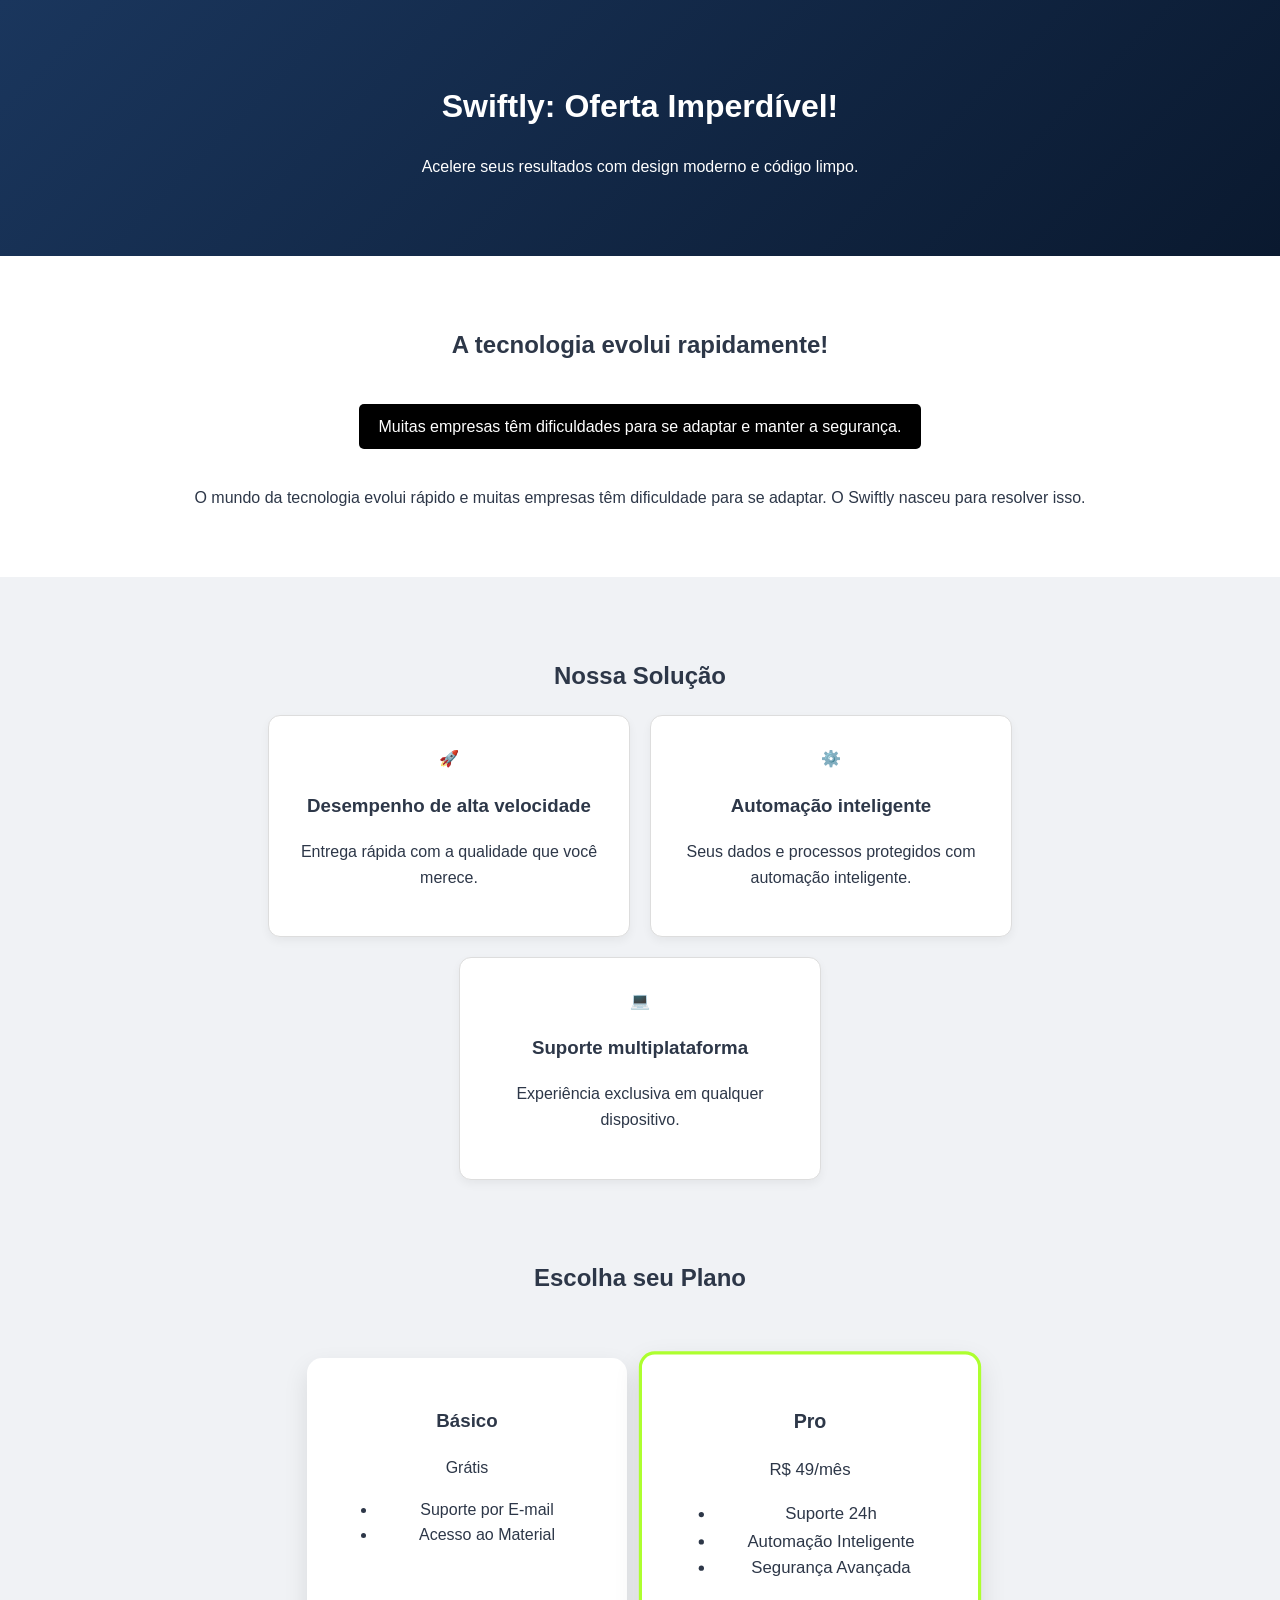
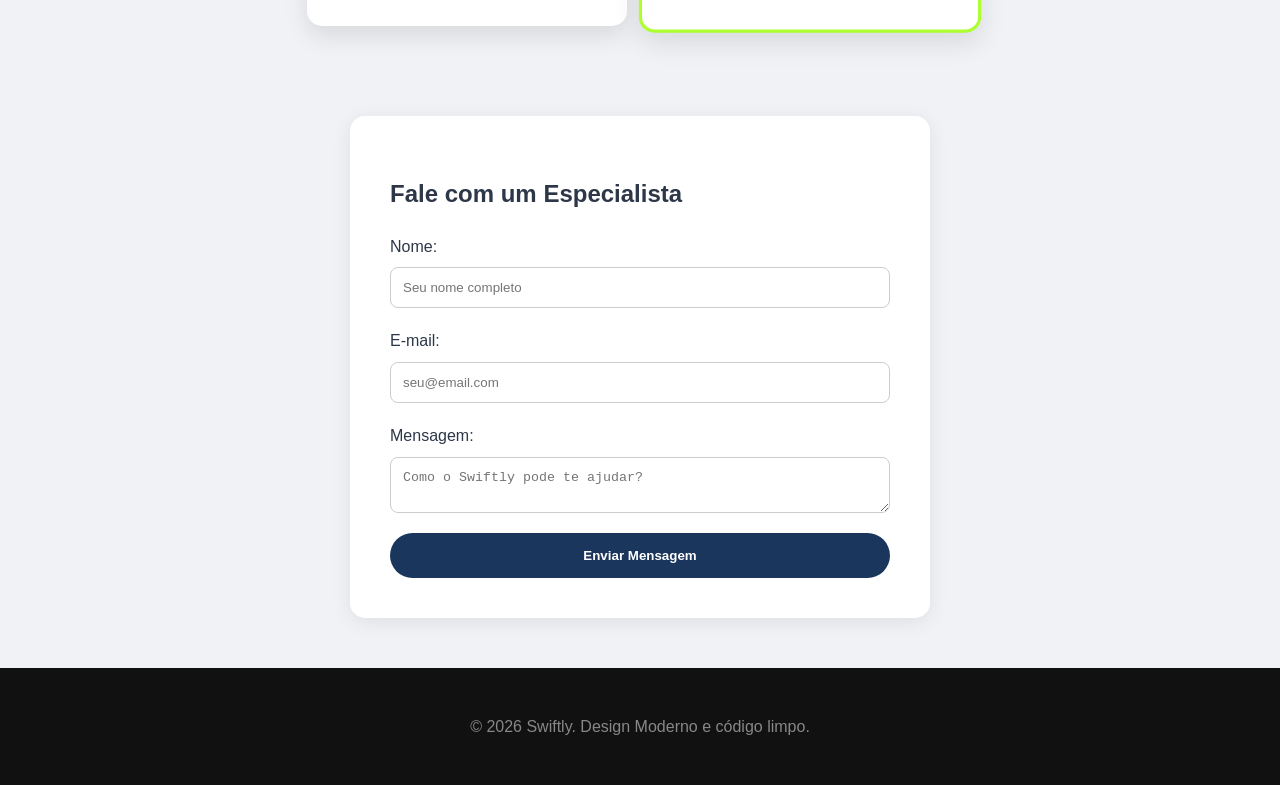
<file: index.html>
<!DOCTYPE html>
<html lang="pt-br">
<head>
    <meta charset="UTF-8">
    <meta name="viewport" content="width=device-width, initial-scale=1.0">
    <title>Swiftly - Performance e Segurança</title>
    <link rel="stylesheet" href="style.css">
</head>
<body>

    <header class="hero-header">
        <h1>Swiftly: Oferta Imperdível!</h1>
        <p>Acelere seus resultados com design moderno e código limpo.</p>
    </header>

    <main class="container">
        
        <section class="sobre-nos">
            <div class="texto-sobre">
                <h2>A tecnologia evolui rapidamente!</h2>
                <div class="destaque-problema">Muitas empresas têm dificuldades para se adaptar e manter a segurança.</div>
                <p>O mundo da tecnologia evolui rápido e muitas empresas têm dificuldade para se adaptar. O Swiftly nasceu para resolver isso.</p>
            </div>
        </section>

        <section class="services-section">
            <h2 id="titulo-main">Nossa Solução</h2>
            <div class="cards-grid">
                <article class="card">
                    <div class="card-icon">🚀</div>
                    <h3>Desempenho de alta velocidade</h3>
                    <p>Entrega rápida com a qualidade que você merece.</p>
                </article>

                <article class="card">
                    <div class="card-icon">⚙️</div>
                    <h3>Automação inteligente</h3>
                    <p>Seus dados e processos protegidos com automação inteligente.</p>
                </article>

                <article class="card">
                    <div class="card-icon">💻</div>
                    <h3>Suporte multiplataforma</h3>
                    <p>Experiência exclusiva em qualquer dispositivo.</p>
                </article>
            </div>
        </section>

        <section class="precos-section">
            <h2 style="text-align: center;">Escolha seu Plano</h2>
            <div class="precos-grid">
                <div class="tabela-preco">
                    <h3>Básico</h3>
                    <p class="valor">Grátis</p>
                    <ul>
                        <li>Suporte por E-mail</li>
                        <li>Acesso ao Material</li>
                    </ul>
                </div>
                <div class="tabela-preco destaque">
                    <h3>Pro</h3>
                    <p class="valor">R$ 49/mês</p>
                    <ul>
                        <li>Suporte 24h</li>
                        <li>Automação Inteligente</li>
                        <li>Segurança Avançada</li>
                    </ul>
                </div>
            </div>
        </section>

        <section class="contato-section">
            <div class="contato-container">
                <h2>Fale com um Especialista</h2>
                <form class="form-contato">
                    <div class="campo">
                        <label>Nome:</label>
                        <input type="text" placeholder="Seu nome completo">
                    </div>
                    <div class="campo">
                        <label>E-mail:</label>
                        <input type="email" placeholder="seu@email.com">
                    </div>
                    <div class="campo">
                        <label>Mensagem:</label>
                        <textarea placeholder="Como o Swiftly pode te ajudar?"></textarea>
                    </div>
                    <button type="button" class="btn-enviar" id="enviar">Enviar Mensagem</button>
                </form>
            </div>
        </section>

    </main>

    <footer class="footer-modern">
        <div class="footer-content">
            <p>&copy; 2026 Swiftly. Design Moderno e código limpo.</p>
        </div>
    </footer>

</body>
</html>
</file>
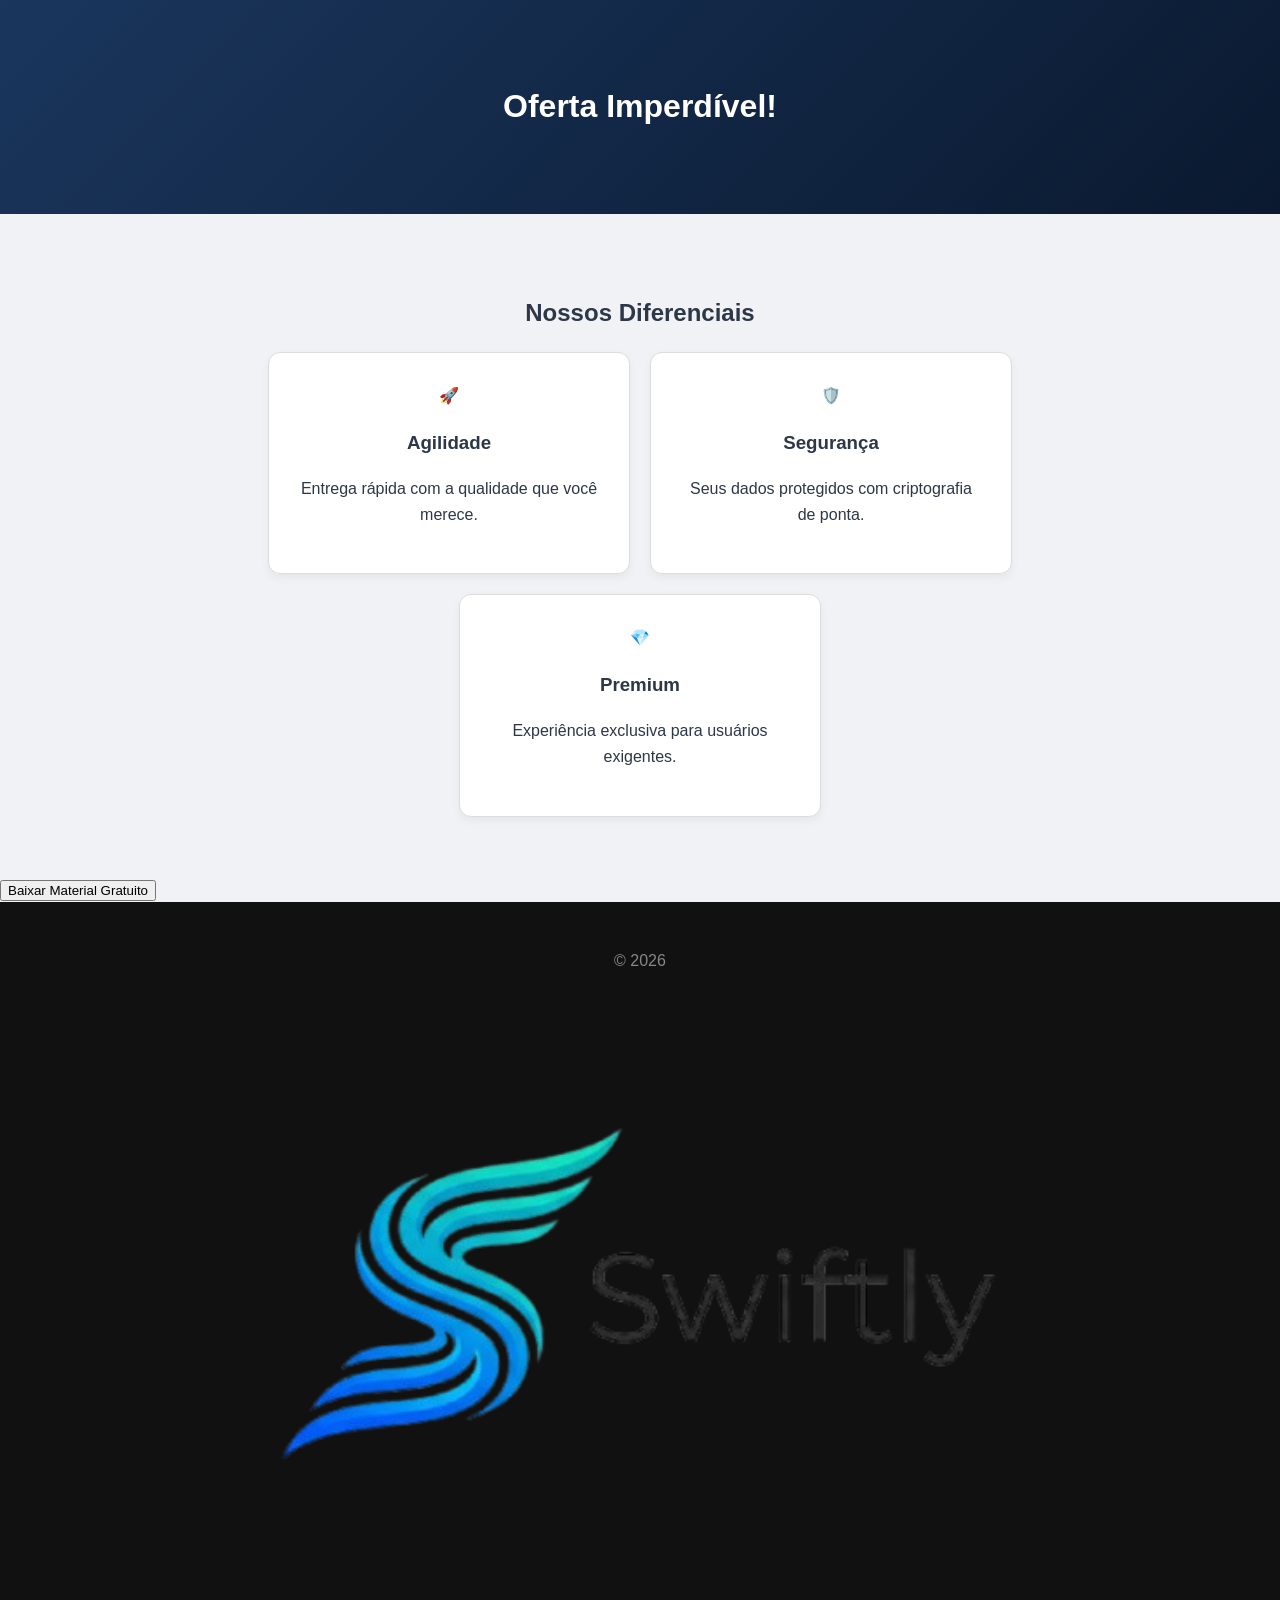
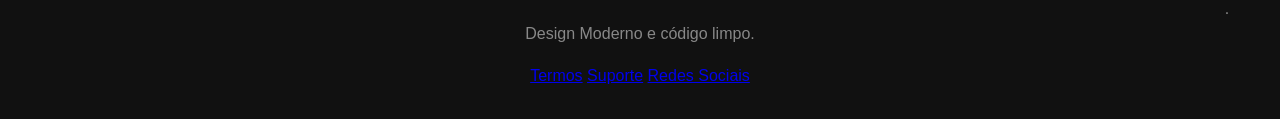
<file: landingPage.html>
<!DOCTYPE html>
<html lang="pt-br">
<head>
    <meta charset="UTF-8">
    <meta name="viewport" content="width=device-width, initial-scale=1.0">
    <title>Landing Page Premium</title>
    <link rel="stylesheet" href="style.css">
    <link rel="shortcut icon" href="image.png" type="image/x-icon">
</head>
<body>

    <header class="hero-header">
        <h1>Oferta Imperdível!</h1>
    </header>

    <main class="container">
        <section class="services-section">
            <h2 id="titulo-main">Nossos Diferenciais</h2>
            
            <div class="cards-grid">
                <article class="card">
                    <div class="card-icon">🚀</div>
                    <h3>Agilidade</h3>
                    <p>Entrega rápida com a qualidade que você merece.</p>
                </article>

                <article class="card">
                    <div class="card-icon">🛡️</div>
                    <h3>Segurança</h3>
                    <p>Seus dados protegidos com criptografia de ponta.</p>
                </article>

                <article class="card">
                    <div class="card-icon">💎</div>
                    <h3>Premium</h3>
                    <p>Experiência exclusiva para usuários exigentes.</p>
                </article>
            </div>
        </section>

        <section class="cta-download">
            <button class="btn-primary" id="enviar">Baixar Material Gratuito</button>
        </section>
    </main>

    <footer class="footer-modern">
        <div class="footer-content">
            <p>&copy; 2026 <img src="image.png" alt="Logo Swiftly" class="footer-logo">. Design Moderno e código limpo.</p>
            <nav class="footer-nav">
                <a href="#">Termos</a>
                <a href="#">Suporte</a>
                <a href="#">Redes Sociais</a>
            </nav>
        </div>
    </footer>

</body>
</html>
</file>
<file: style.css>
/* CONFIGURAÇÕES GERAIS */
:root {
    --primary: #1a365d;
    --accent: #adff2f;
    --bg-light: #f0f2f5;
    --text-dark: #2d3748;
    --text-light: #ffffff;
}

body {
    font-family: 'Segoe UI', Tahoma, Geneva, Verdana, sans-serif;
    background-color: var(--bg-light);
    color: var(--text-dark);
    margin: 0;
    line-height: 1.6;
}

/* HEADER */
.hero-header {
    background: linear-gradient(135deg, var(--primary) 0%, #0a192f 100%);
    color: white;
    padding: 60px 20px;
    text-align: center;
}

/* SOBRE */
.sobre-nos {
    padding: 50px 20px;
    text-align: center;
    background: white;
}

.destaque-problema {
    background: #000;
    color: white;
    display: inline-block;
    padding: 10px 20px;
    margin: 20px 0;
    border-radius: 5px;
}

/* CARDS DE SOLUÇÃO */
.services-section {
    padding: 60px 20px;
    text-align: center;
}

.cards-grid {
    display: flex;
    justify-content: center;
    gap: 20px;
    flex-wrap: wrap;
    max-width: 1100px;
    margin: 0 auto;
}

.card {
    background: white;
    border: 1px solid #ddd;
    border-radius: 12px;
    padding: 30px;
    width: 300px;
    box-shadow: 0 4px 10px rgba(0,0,0,0.05);
}

/* PLANOS DE PREÇO */
.precos-grid {
    display: flex;
    justify-content: center;
    gap: 20px;
    padding: 40px 20px;
    flex-wrap: wrap;
}

.tabela-preco {
    background: white;
    padding: 30px;
    border-radius: 15px;
    width: 260px;
    box-shadow: 0 10px 25px rgba(0,0,0,0.1);
    text-align: center;
}

.tabela-preco.destaque {
    border: 3px solid var(--accent);
    transform: scale(1.05);
}

/* FORMULÁRIO */
.contato-container {
    max-width: 500px;
    margin: 50px auto;
    background: white;
    padding: 40px;
    border-radius: 15px;
    box-shadow: 0 4px 20px rgba(0,0,0,0.08);
}

.campo {
    display: flex;
    flex-direction: column;
    margin-bottom: 20px;
    text-align: left;
}

input, textarea {
    padding: 12px;
    border: 1px solid #ccc;
    border-radius: 8px;
    margin-top: 8px;
}

.btn-enviar {
    background-color: var(--primary);
    color: white;
    padding: 15px;
    border: none;
    border-radius: 50px;
    cursor: pointer;
    font-weight: bold;
    width: 100%;
}

/* RODAPÉ */
.footer-modern {
    background: #111;
    color: #888;
    text-align: center;
    padding: 30px;
}
</file>
